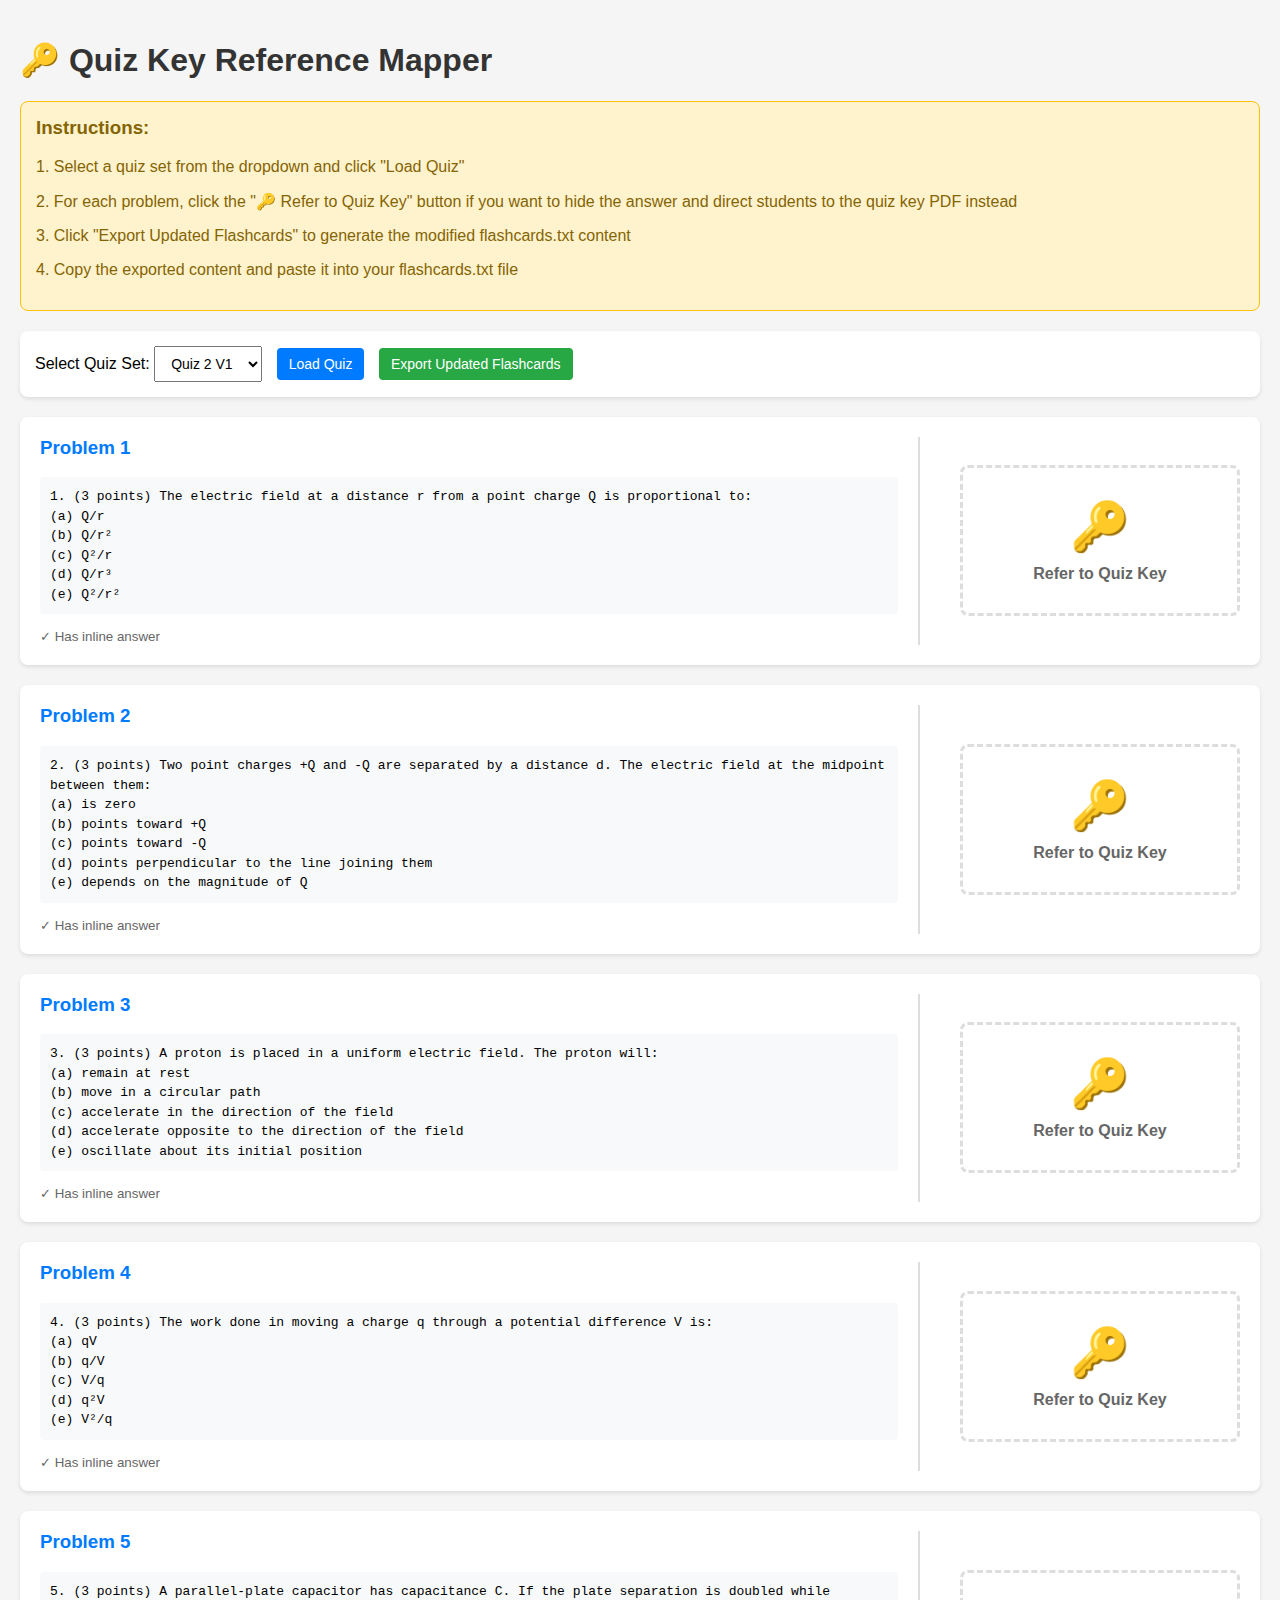
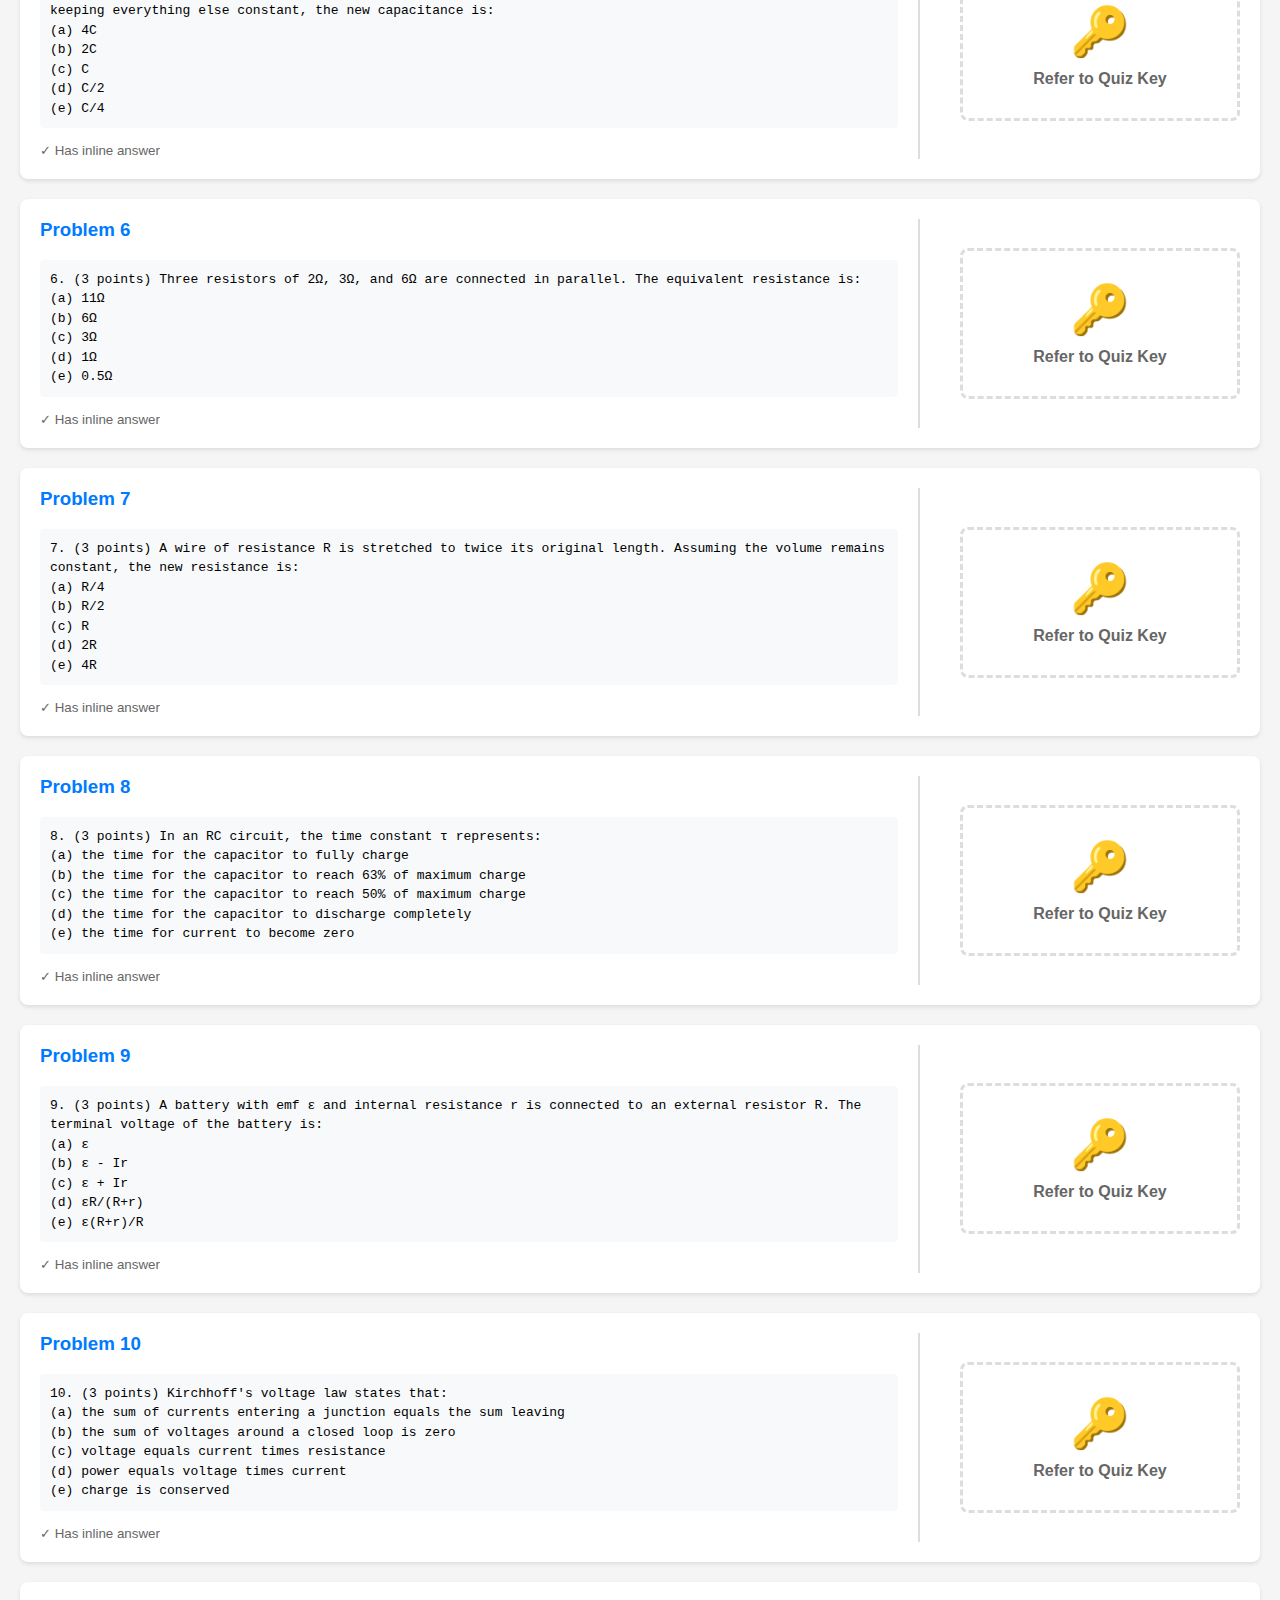
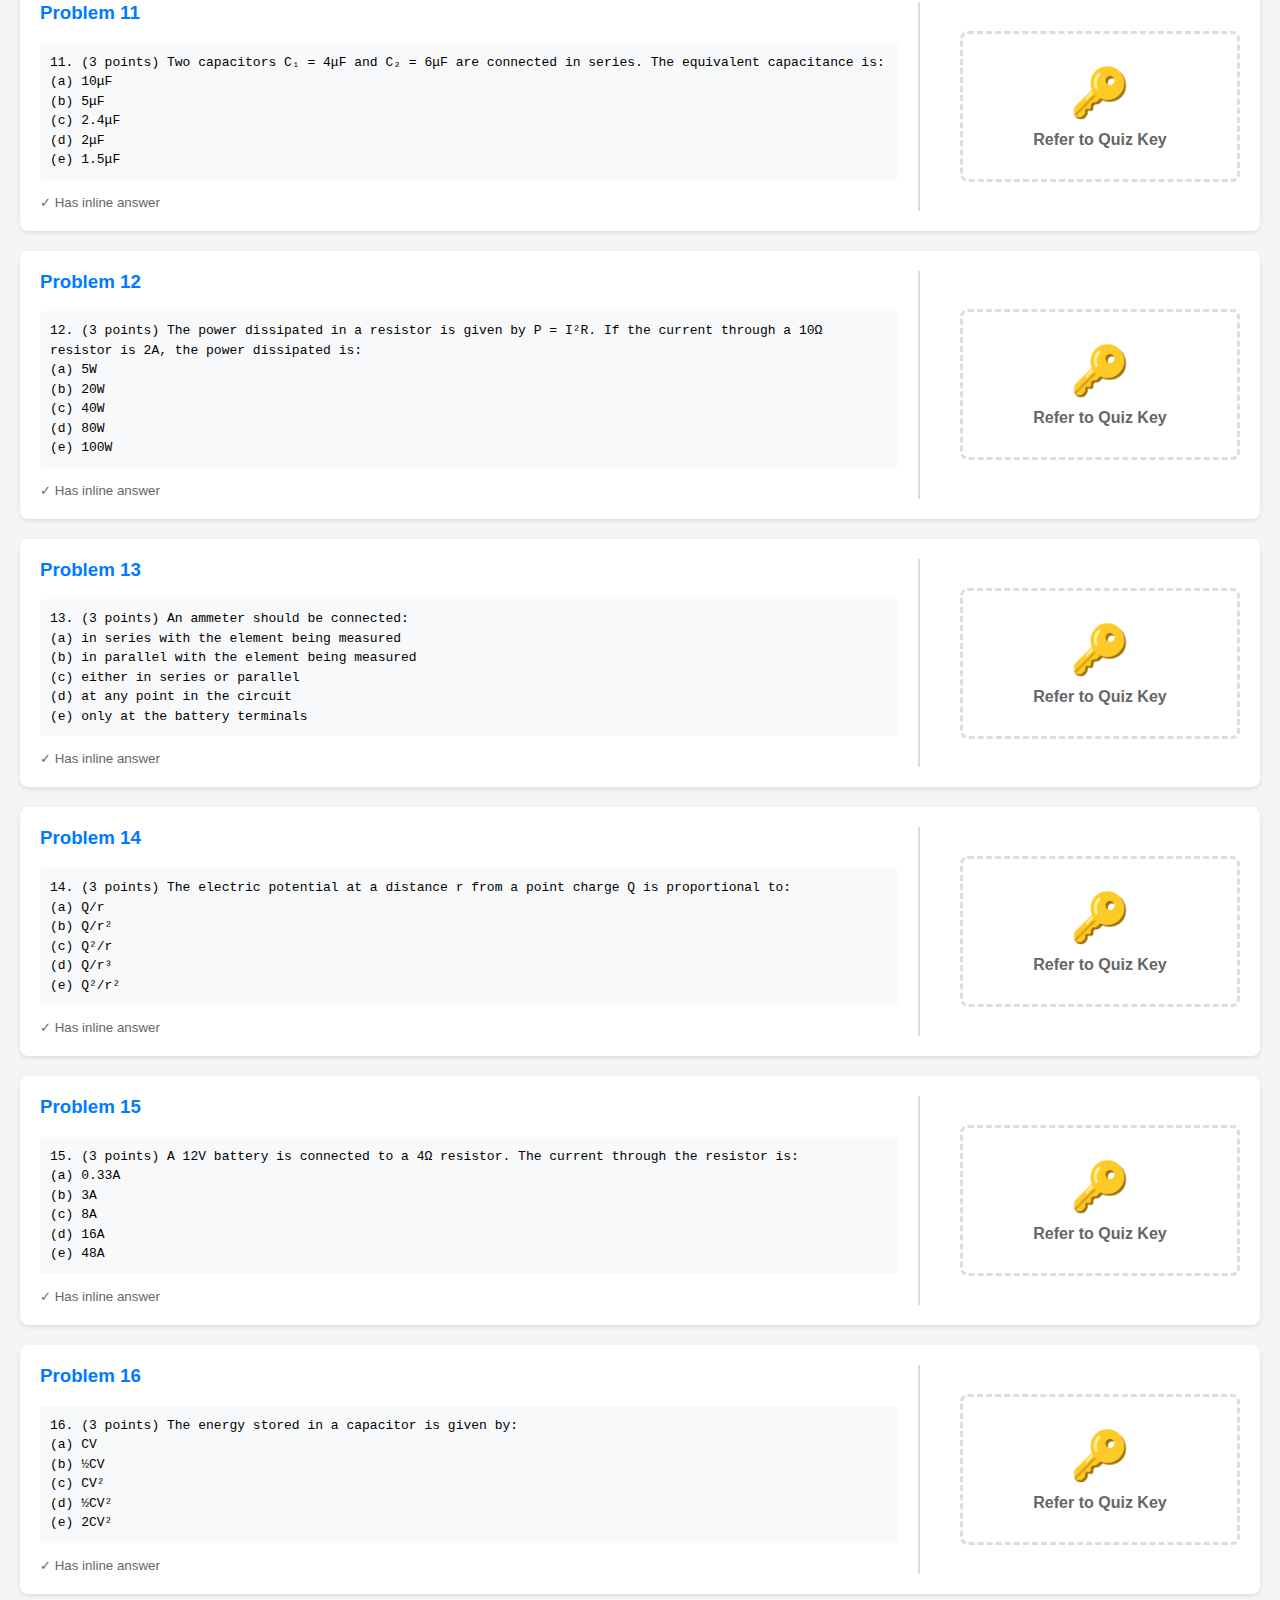
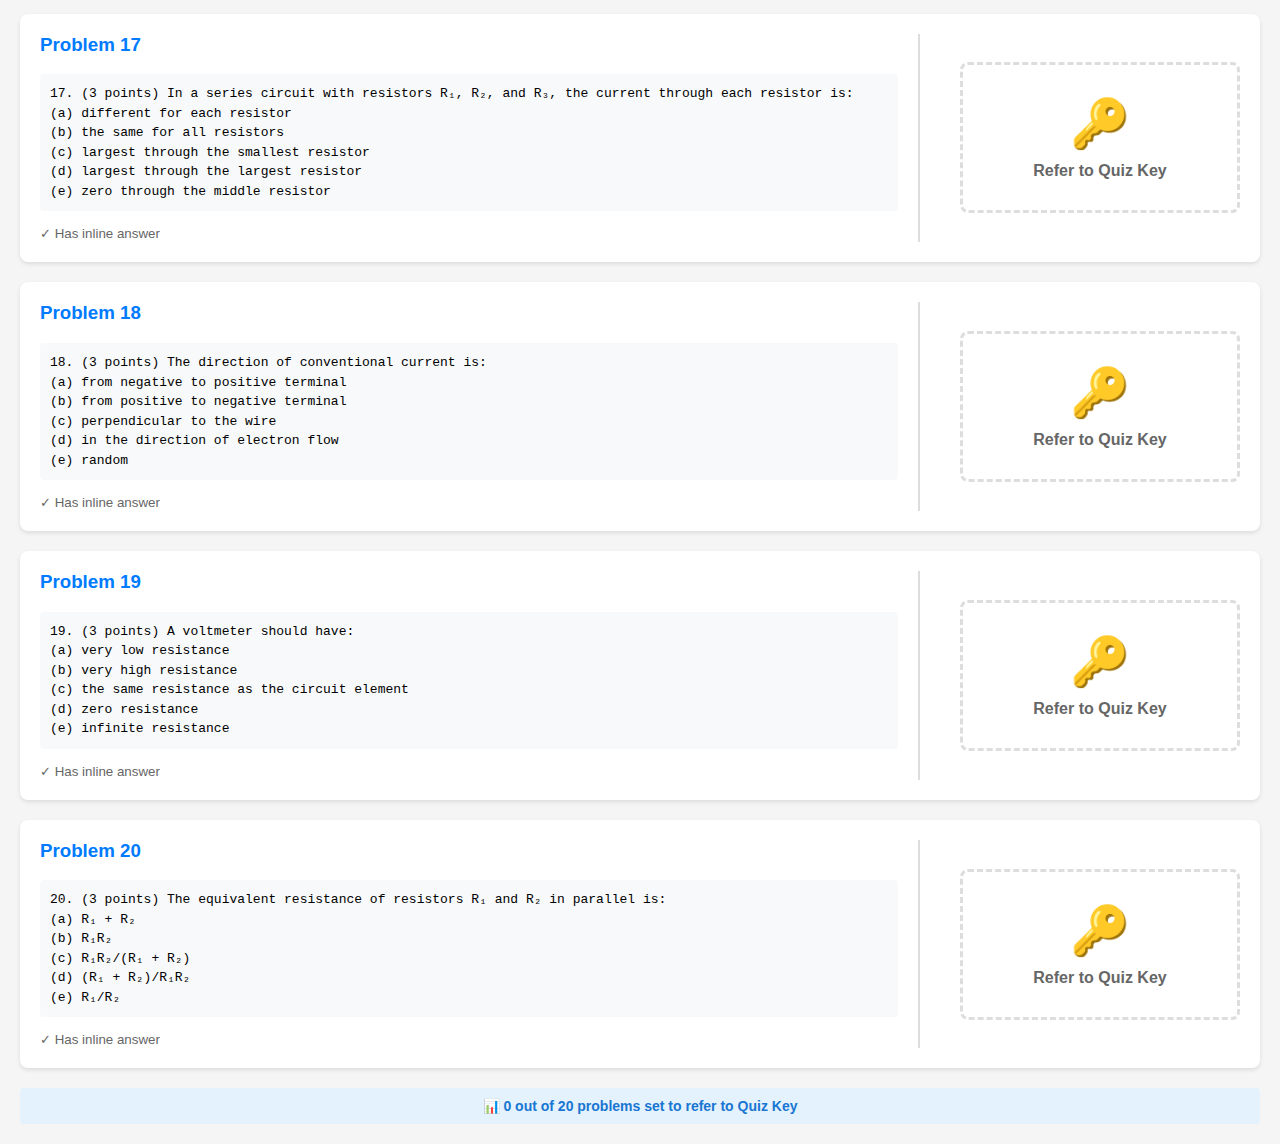
<file: key-mapper.html>
<!DOCTYPE html>
<html lang="en">
<head>
  <meta charset="UTF-8">
  <meta name="viewport" content="width=device-width, initial-scale=1.0">
  <title>Quiz Key Mapper - QuizWiz</title>
  <style>
    * { box-sizing: border-box; }
    body {
      font-family: Arial, sans-serif;
      margin: 0;
      padding: 20px;
      background: #f5f5f5;
    }
    h1 { color: #333; }
    .controls {
      background: white;
      padding: 15px;
      border-radius: 8px;
      margin-bottom: 20px;
      box-shadow: 0 2px 4px rgba(0,0,0,0.1);
    }
    select, button {
      padding: 8px 12px;
      font-size: 14px;
      margin-right: 10px;
    }
    button {
      background: #007bff;
      color: white;
      border: none;
      border-radius: 4px;
      cursor: pointer;
    }
    button:hover { background: #0056b3; }
    button.export { background: #28a745; }
    button.export:hover { background: #218838; }
    
    .problem-container {
      display: grid;
      grid-template-columns: 1fr 300px;
      gap: 20px;
      margin-bottom: 20px;
      background: white;
      padding: 20px;
      border-radius: 8px;
      box-shadow: 0 2px 4px rgba(0,0,0,0.1);
      transition: all 0.2s;
    }
    .problem-container.key-selected {
      border: 3px solid #ffc107;
      background: #fffbf0;
    }
    .problem-text {
      border-right: 2px solid #ddd;
      padding-right: 20px;
    }
    .problem-text h3 {
      margin-top: 0;
      color: #007bff;
    }
    .problem-text pre {
      white-space: pre-wrap;
      font-family: 'Courier New', monospace;
      font-size: 13px;
      line-height: 1.5;
      background: #f8f9fa;
      padding: 10px;
      border-radius: 4px;
    }
    .key-selector {
      padding-left: 20px;
      display: flex;
      flex-direction: column;
      justify-content: center;
      align-items: center;
    }
    .key-option {
      border: 3px dashed #ddd;
      padding: 30px 20px;
      text-align: center;
      cursor: pointer;
      border-radius: 8px;
      color: #666;
      font-weight: bold;
      width: 100%;
      transition: all 0.2s;
      background: white;
    }
    .key-option:hover {
      border-color: #ffc107;
      color: #ffc107;
      transform: scale(1.02);
    }
    .key-option.selected {
      border-color: #ffc107;
      border-style: solid;
      background: #fff8e1;
      color: #f57c00;
    }
    .key-option .icon {
      font-size: 48px;
      margin-bottom: 10px;
    }
    .key-option .label {
      font-size: 16px;
    }
    .stats {
      background: #e3f2fd;
      padding: 10px 15px;
      border-radius: 4px;
      margin-top: 10px;
      font-size: 14px;
      color: #1976d2;
      font-weight: bold;
      text-align: center;
    }
    #output {
      background: white;
      padding: 20px;
      border-radius: 8px;
      margin-top: 20px;
      display: none;
      box-shadow: 0 2px 4px rgba(0,0,0,0.1);
    }
    #output pre {
      background: #f8f9fa;
      padding: 15px;
      border-radius: 4px;
      overflow-x: auto;
      font-size: 12px;
      max-height: 400px;
      overflow-y: auto;
    }
    .instructions {
      background: #fff3cd;
      border: 1px solid #ffc107;
      padding: 15px;
      border-radius: 8px;
      margin-bottom: 20px;
      color: #856404;
    }
    .instructions h3 {
      margin-top: 0;
      color: #856404;
    }
  </style>
</head>
<body>
  <h1>🔑 Quiz Key Reference Mapper</h1>
  
  <div class="instructions">
    <h3>Instructions:</h3>
    <p>1. Select a quiz set from the dropdown and click "Load Quiz"</p>
    <p>2. For each problem, click the "🔑 Refer to Quiz Key" button if you want to hide the answer and direct students to the quiz key PDF instead</p>
    <p>3. Click "Export Updated Flashcards" to generate the modified flashcards.txt content</p>
    <p>4. Copy the exported content and paste it into your flashcards.txt file</p>
  </div>
  
  <div class="controls">
    <label>Select Quiz Set: </label>
    <select id="quizSelect">
      <option value="Quiz 2 V1">Quiz 2 V1</option>
      <option value="Quiz 2 V2">Quiz 2 V2</option>
      <option value="Quiz 2 V3">Quiz 2 V3</option>
      <option value="Quiz 2 V4">Quiz 2 V4</option>
      <option value="Quiz 2 V5">Quiz 2 V5</option>
    </select>
    <button onclick="loadQuiz()">Load Quiz</button>
    <button class="export" onclick="exportMappings()">Export Updated Flashcards</button>
  </div>

  <div id="problems"></div>
  
  <div id="output">
    <h2>Updated Flashcards</h2>
    <p>Copy this content and paste it into your flashcards.txt file:</p>
    <button onclick="copyToClipboard()" style="margin-bottom: 10px;">📋 Copy to Clipboard</button>
    <pre id="outputText"></pre>
  </div>

  <script>
    let currentQuiz = 'Quiz 2 V1';
    let problems = [];
    let keyMappings = {}; // problemIndex -> true/false (should refer to key)

    async function loadQuiz() {
      currentQuiz = document.getElementById('quizSelect').value;
      
      // Load flashcards
      const flashcardsResponse = await fetch(`tests/${currentQuiz}/flashcards.txt`);
      const flashcardsText = await flashcardsResponse.text();
      
      // Parse problems
      problems = parseProblems(flashcardsText);
      
      // Initialize mappings from existing [SEE_KEY] tags
      problems.forEach((problem, idx) => {
        keyMappings[idx] = problem.text.includes('[SEE_KEY]');
      });
      
      renderProblems();
    }

    function parseProblems(text) {
      const lines = text.split('\n');
      const problems = [];
      let currentProblem = '';
      let problemNumber = 0;
      
      for (let i = 0; i < lines.length; i++) {
        const line = lines[i];
        
        // Check if this is a new problem (starts with number followed by period)
        if (/^\d+\./.test(line.trim())) {
          if (currentProblem) {
            problems.push({
              number: problemNumber,
              text: currentProblem.trim()
            });
          }
          problemNumber++;
          currentProblem = line;
        } else if (currentProblem) {
          currentProblem += '\n' + line;
          // If we hit a blank line after some content, check if next line is a new problem
          if (line.trim() === '' && i < lines.length - 1 && /^\d+\./.test(lines[i + 1].trim())) {
            problems.push({
              number: problemNumber,
              text: currentProblem.trim()
            });
            currentProblem = '';
          }
        }
      }
      
      // Add last problem
      if (currentProblem) {
        problems.push({
          number: problemNumber,
          text: currentProblem.trim()
        });
      }
      
      return problems;
    }

    function renderProblems() {
      const container = document.getElementById('problems');
      container.innerHTML = '';
      
      let keyCount = 0;
      
      problems.forEach((problem, idx) => {
        // Extract just the question part (before the tab/Answer)
        const questionPart = problem.text.split('\t')[0]
          .replace(/\[IMAGE:[^\]]+\]/g, '')
          .replace(/\[SEE_KEY\]/g, '')
          .trim();
        
        const hasAnswer = problem.text.includes('\t') && problem.text.split('\t')[1].trim().length > 0;
        const isKeySelected = keyMappings[idx] === true;
        
        if (isKeySelected) keyCount++;
        
        const div = document.createElement('div');
        div.className = 'problem-container' + (isKeySelected ? ' key-selected' : '');
        
        div.innerHTML = `
          <div class="problem-text">
            <h3>Problem ${problem.number}</h3>
            <pre>${questionPart}</pre>
            ${hasAnswer ? '<small style="color: #666;">✓ Has inline answer</small>' : '<small style="color: #999;">⚠ No inline answer</small>'}
          </div>
          <div class="key-selector">
            <div class="key-option ${isKeySelected ? 'selected' : ''}" onclick="toggleKey(${idx})">
              <div class="icon">${isKeySelected ? '🔑✓' : '🔑'}</div>
              <div class="label">${isKeySelected ? 'Referring to Quiz Key' : 'Refer to Quiz Key'}</div>
            </div>
          </div>
        `;
        
        container.appendChild(div);
      });
      
      // Show stats
      const statsDiv = document.createElement('div');
      statsDiv.className = 'stats';
      statsDiv.innerHTML = `📊 ${keyCount} out of ${problems.length} problems set to refer to Quiz Key`;
      container.appendChild(statsDiv);
    }

    function toggleKey(problemIdx) {
      keyMappings[problemIdx] = !keyMappings[problemIdx];
      renderProblems();
    }

    function exportMappings() {
      let output = '';
      
      problems.forEach((problem, idx) => {
        let problemText = problem.text;
        
        // Remove existing [SEE_KEY] tag if present
        problemText = problemText.replace(/\[SEE_KEY\]\s*/g, '');
        
        if (keyMappings[idx] === true) {
          // Add [SEE_KEY] tag
          // Strategy: Replace the answer section after the tab with the [SEE_KEY] instruction
          if (problemText.includes('\t')) {
            // Split at the first tab
            const parts = problemText.split('\t');
            const questionPart = parts[0].trim();
            
            // Replace answer with key reference instruction
            problemText = questionPart + '\t' + 'Answer: [SEE_KEY] Please refer to the Quiz Key PDF for the detailed solution.';
          } else {
            // No tab found, just append the instruction
            problemText = problemText.trim() + '\tAnswer: [SEE_KEY] Please refer to the Quiz Key PDF for the detailed solution.';
          }
        }
        
        output += problemText + '\n\n';
      });
      
      document.getElementById('outputText').textContent = output;
      document.getElementById('output').style.display = 'block';
      document.getElementById('output').scrollIntoView({ behavior: 'smooth' });
    }

    function copyToClipboard() {
      const text = document.getElementById('outputText').textContent;
      navigator.clipboard.writeText(text).then(() => {
        alert('✓ Copied to clipboard! You can now paste it into your flashcards.txt file.');
      }).catch(err => {
        alert('Failed to copy. Please select and copy manually.');
      });
    }

    // Load first quiz on page load
    window.onload = () => loadQuiz();
  </script>
</body>
</html>
</file>
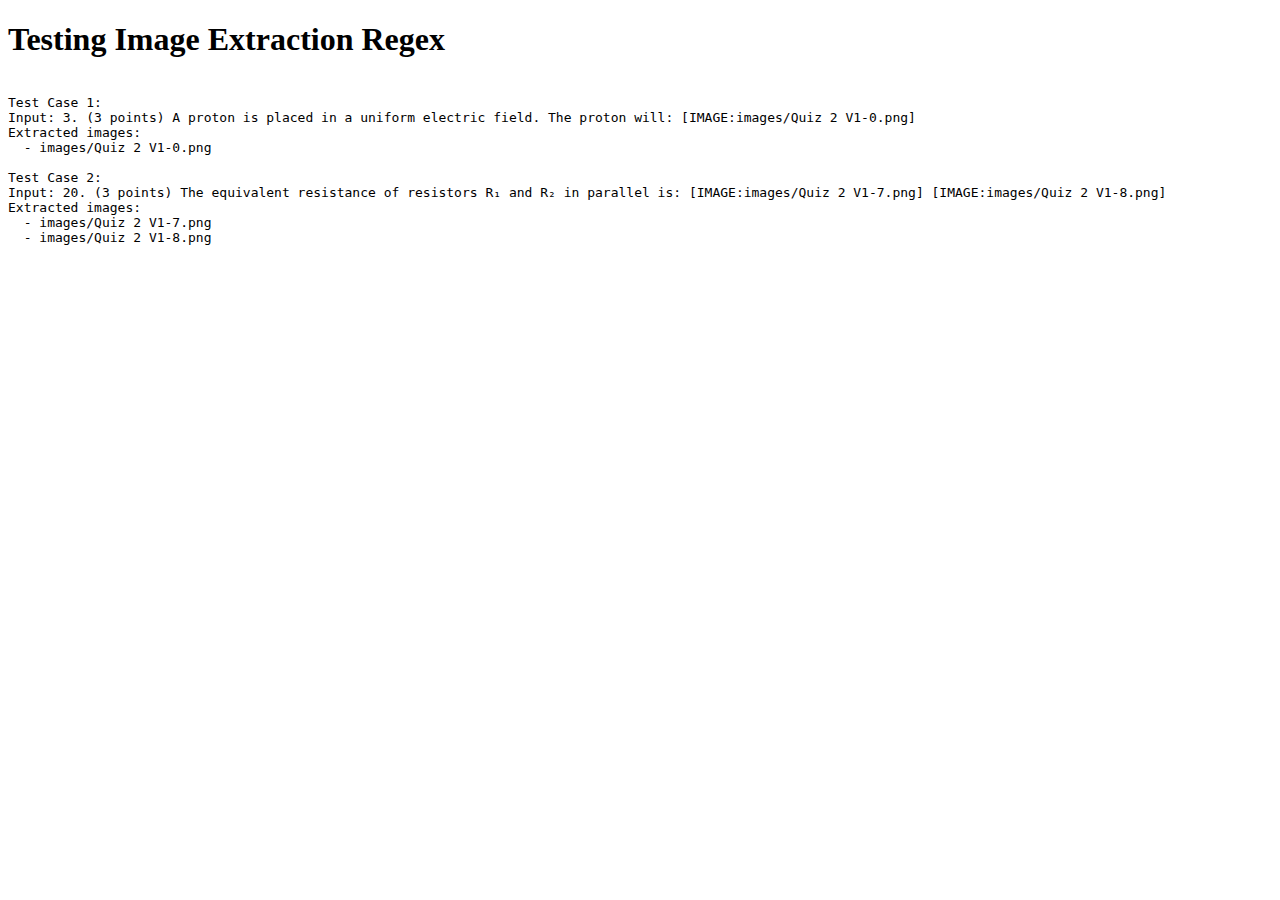
<file: test-regex.html>
<!DOCTYPE html>
<html>
<head>
  <title>Regex Test</title>
</head>
<body>
  <h1>Testing Image Extraction Regex</h1>
  <pre id="output"></pre>
  
  <script>
    const testCases = [
      '3. (3 points) A proton is placed in a uniform electric field. The proton will: [IMAGE:images/Quiz 2 V1-0.png]',
      '20. (3 points) The equivalent resistance of resistors R₁ and R₂ in parallel is: [IMAGE:images/Quiz 2 V1-7.png] [IMAGE:images/Quiz 2 V1-8.png]'
    ];
    
    let output = '';
    
    testCases.forEach((text, idx) => {
      output += `\nTest Case ${idx + 1}:\n`;
      output += `Input: ${text}\n`;
      output += `Extracted images:\n`;
      
      const imageMatches = text.matchAll(/\[IMAGE:([^\]]+)\]/g);
      for (const match of imageMatches) {
        output += `  - ${match[1]}\n`;
      }
    });
    
    document.getElementById('output').textContent = output;
  </script>
</body>
</html>
</file>
